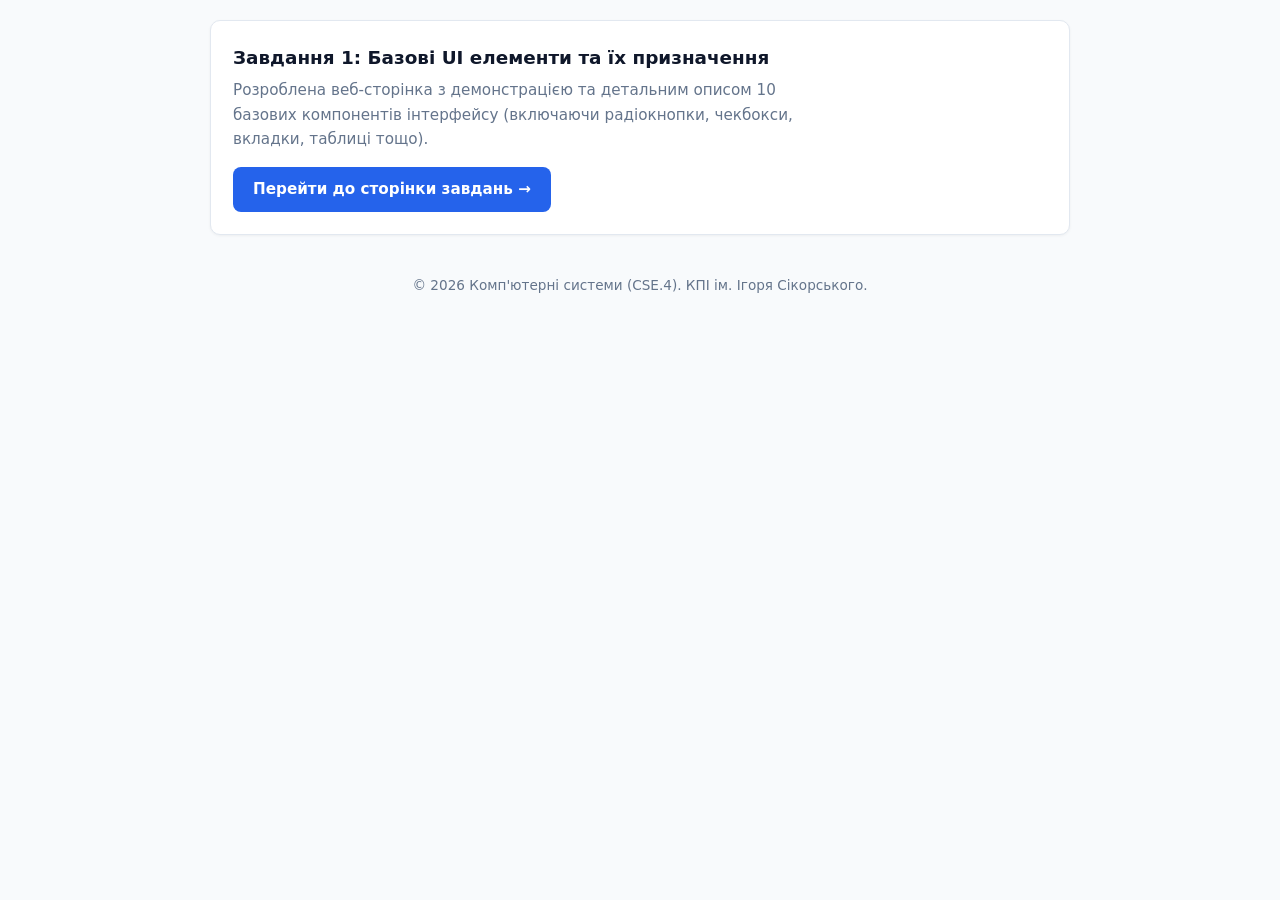
<file: index.html>
<!doctype html>
<html lang="uk">
  <head>
    <meta charset="UTF-8" />
    <meta name="viewport" content="width=device-width, initial-scale=1.0" />
    <title>Лабораторна робота №2 — Комп'ютерні системи (CSE.4)</title>
    <style>
      *,
      *::before,
      *::after {
        box-sizing: border-box;
        margin: 0;
        padding: 0;
      }

      body {
        font-family:
          system-ui,
          -apple-system,
          "Segoe UI",
          Roboto,
          Arial,
          sans-serif;
        line-height: 1.6;
        color: #1e293b;
        background-color: #f8fafc;
        padding-bottom: 40px;
      }

      .container {
        width: 100%;
        max-width: 900px;
        margin: 20px auto;
        padding: 0 20px;
      }

      .task-card {
        background-color: #ffffff;
        border: 1px solid #e2e8f0;
        border-radius: 10px;
        padding: 22px;
        box-shadow: 0 1px 3px rgba(0, 0, 0, 0.05);
        display: flex;
        align-items: center;
        justify-content: space-between;
        flex-wrap: wrap;
        gap: 16px;
      }

      .task-info h2 {
        font-size: 1.15rem;
        color: #0f172a;
        margin-bottom: 6px;
      }

      .task-info p {
        color: #64748b;
        font-size: 0.95rem;
        max-width: 600px;
      }

      .btn-primary {
        display: inline-flex;
        align-items: center;
        gap: 8px;
        background-color: #2563eb;
        color: #ffffff;
        text-decoration: none;
        font-weight: 600;
        padding: 10px 20px;
        border-radius: 8px;
        font-size: 0.95rem;
        transition: background-color 0.2s ease;
      }

      .btn-primary:hover {
        background-color: #1d4ed8;
      }

      .footer {
        margin-top: 40px;
        text-align: center;
        color: #64748b;
        font-size: 0.85rem;
      }
    </style>
  </head>
  <body>
    <main class="container">
      <div class="task-card">
        <div class="task-info">
          <h2>Завдання 1: Базові UI елементи та їх призначення</h2>
          <p>
            Розроблена веб-сторінка з демонстрацією та детальним описом 10
            базових компонентів інтерфейсу (включаючи радіокнопки, чекбокси,
            вкладки, таблиці тощо).
          </p>
        </div>
        <a href="lab2/index.html" class="btn-primary">
          Перейти до сторінки завдань &rarr;
        </a>
      </div>
    </main>

    <footer class="footer">
      <div class="container">
        <p>
          &copy; 2026 Комп'ютерні системи (CSE.4). КПІ ім. Ігоря Сікорського.
        </p>
      </div>
    </footer>
  </body>
</html>
</file>
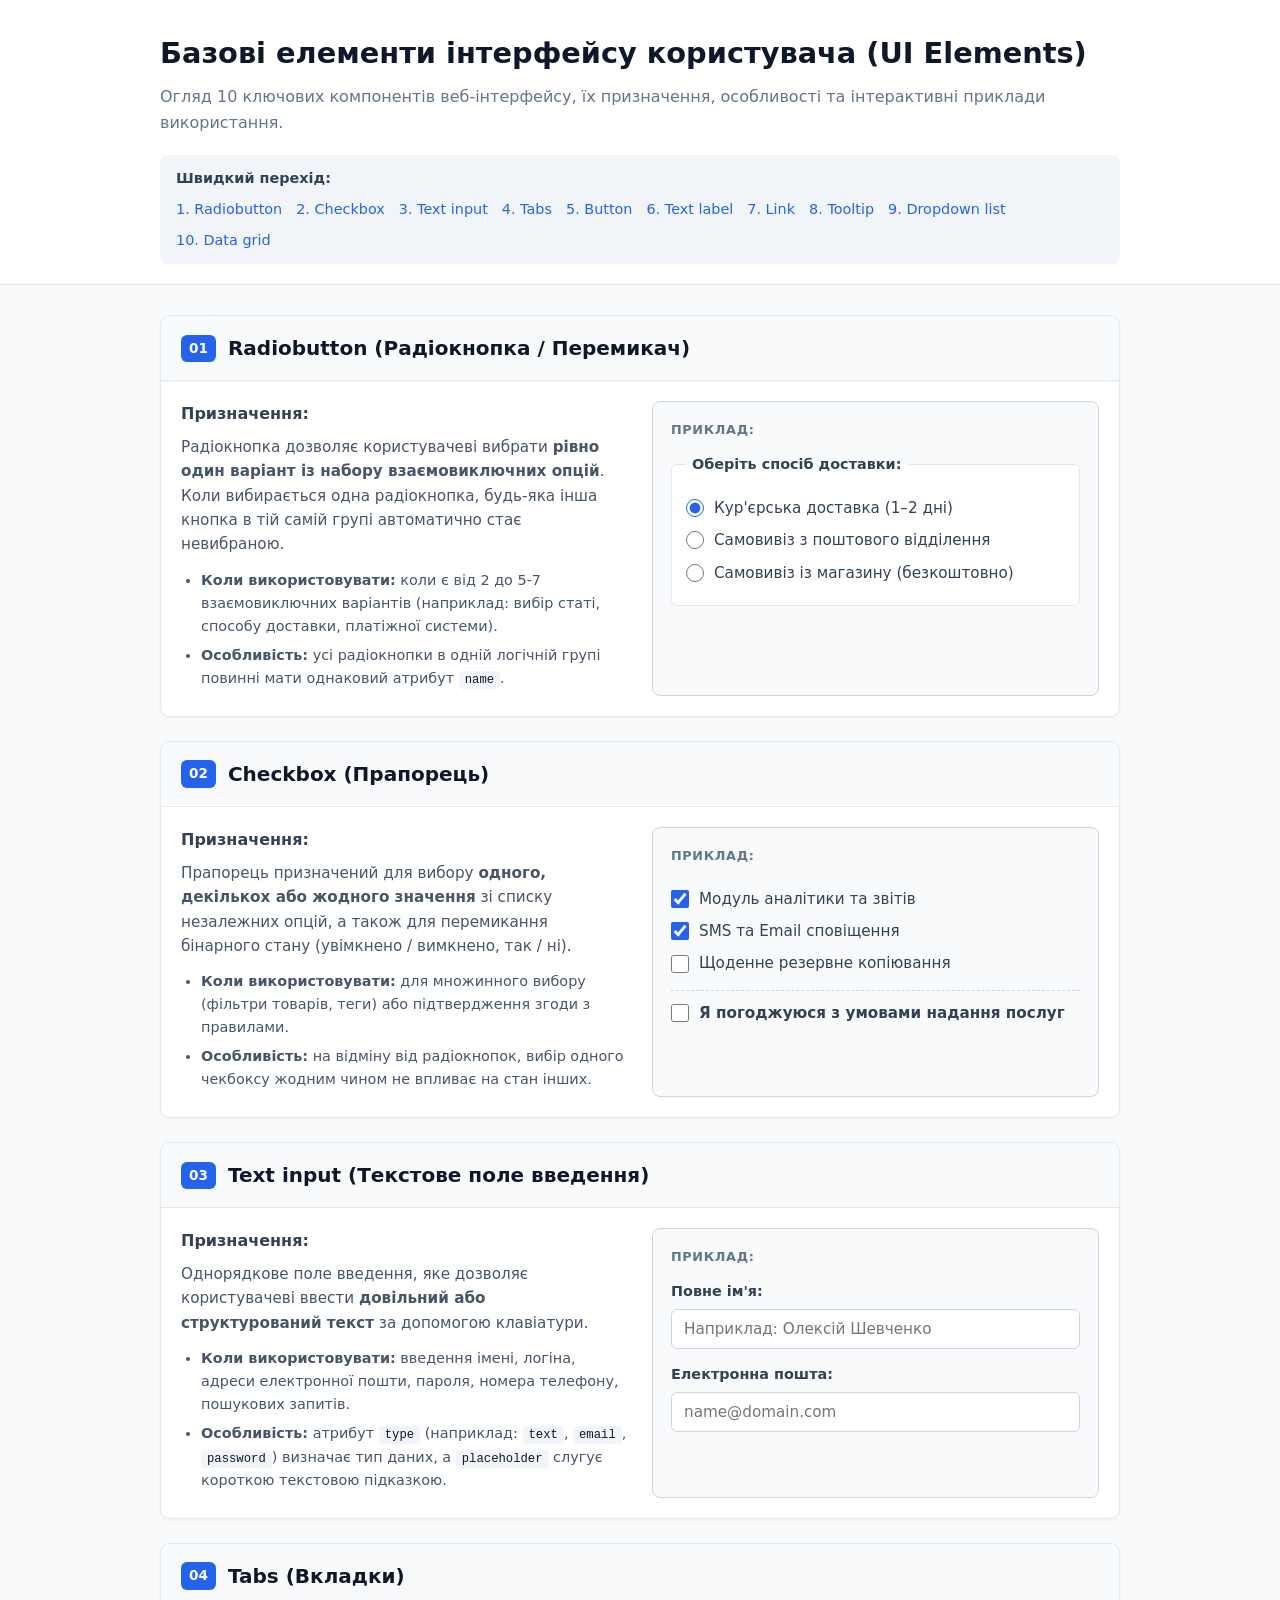
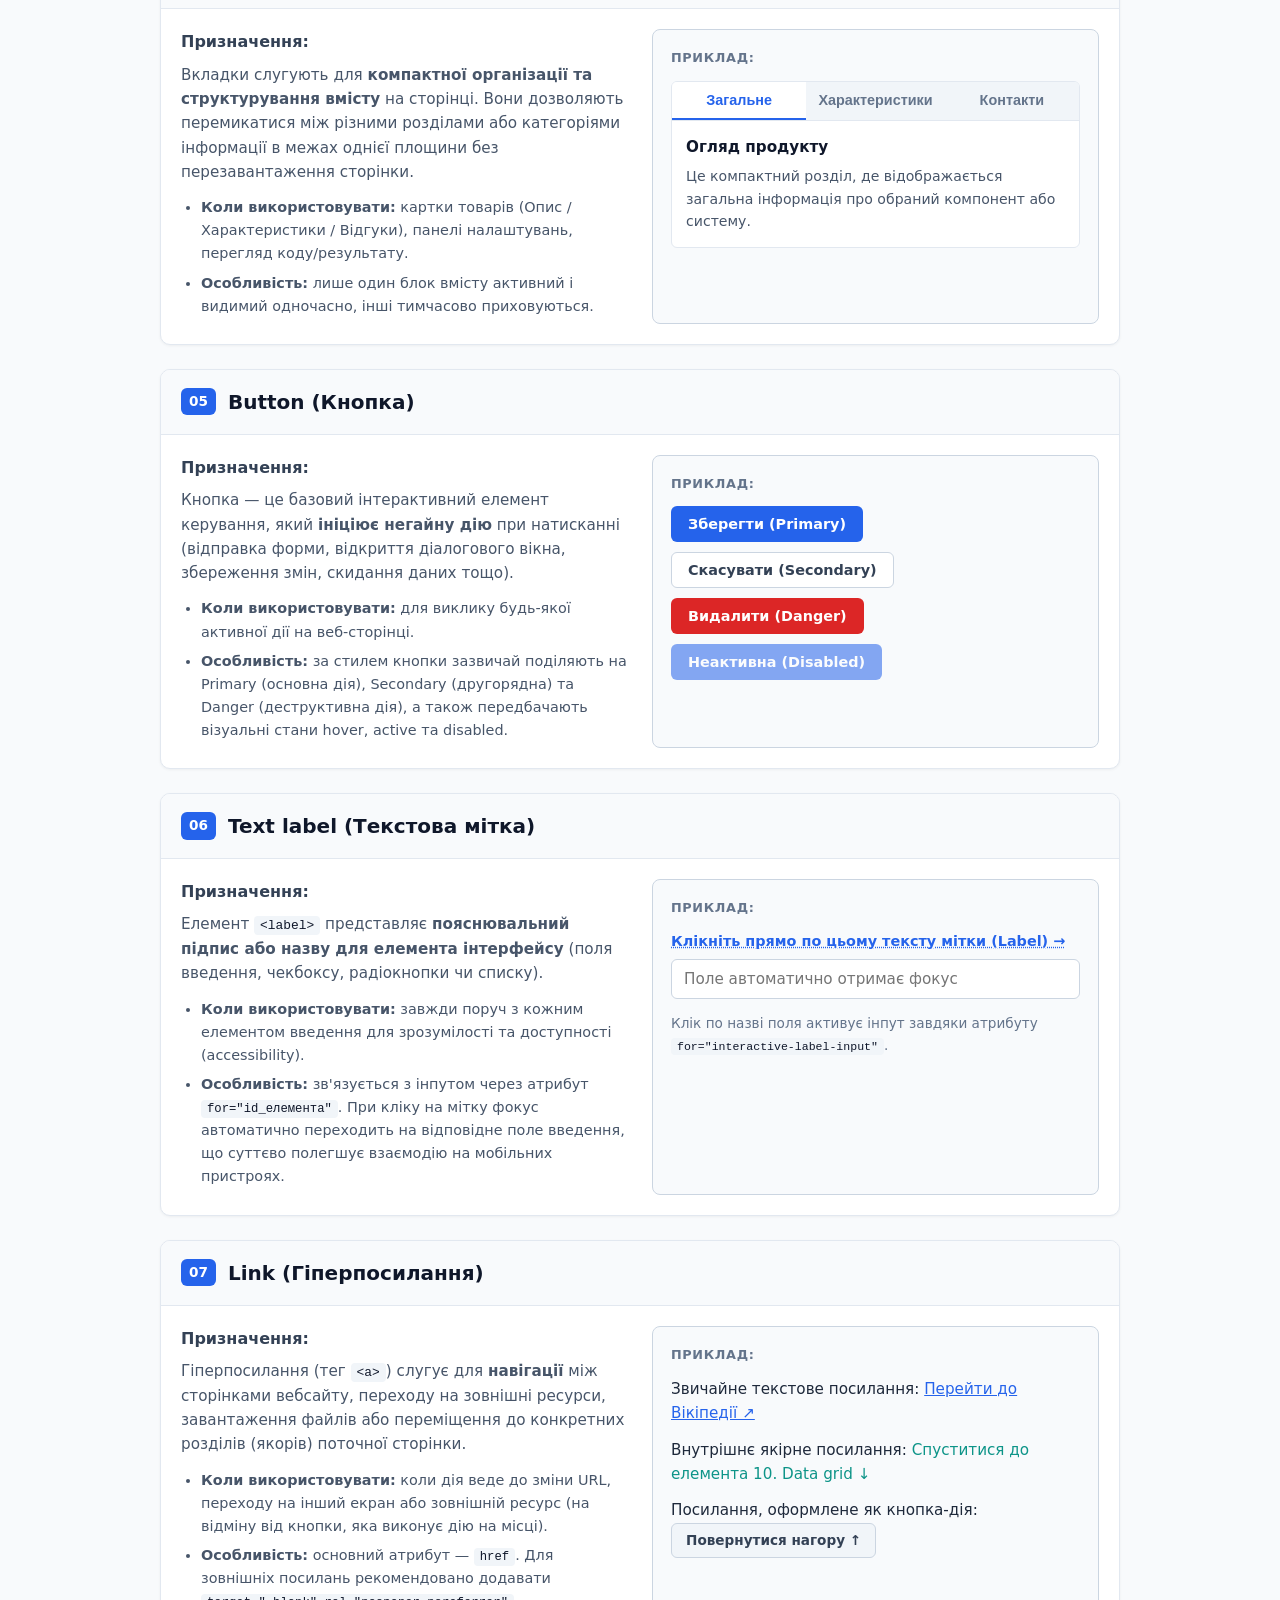
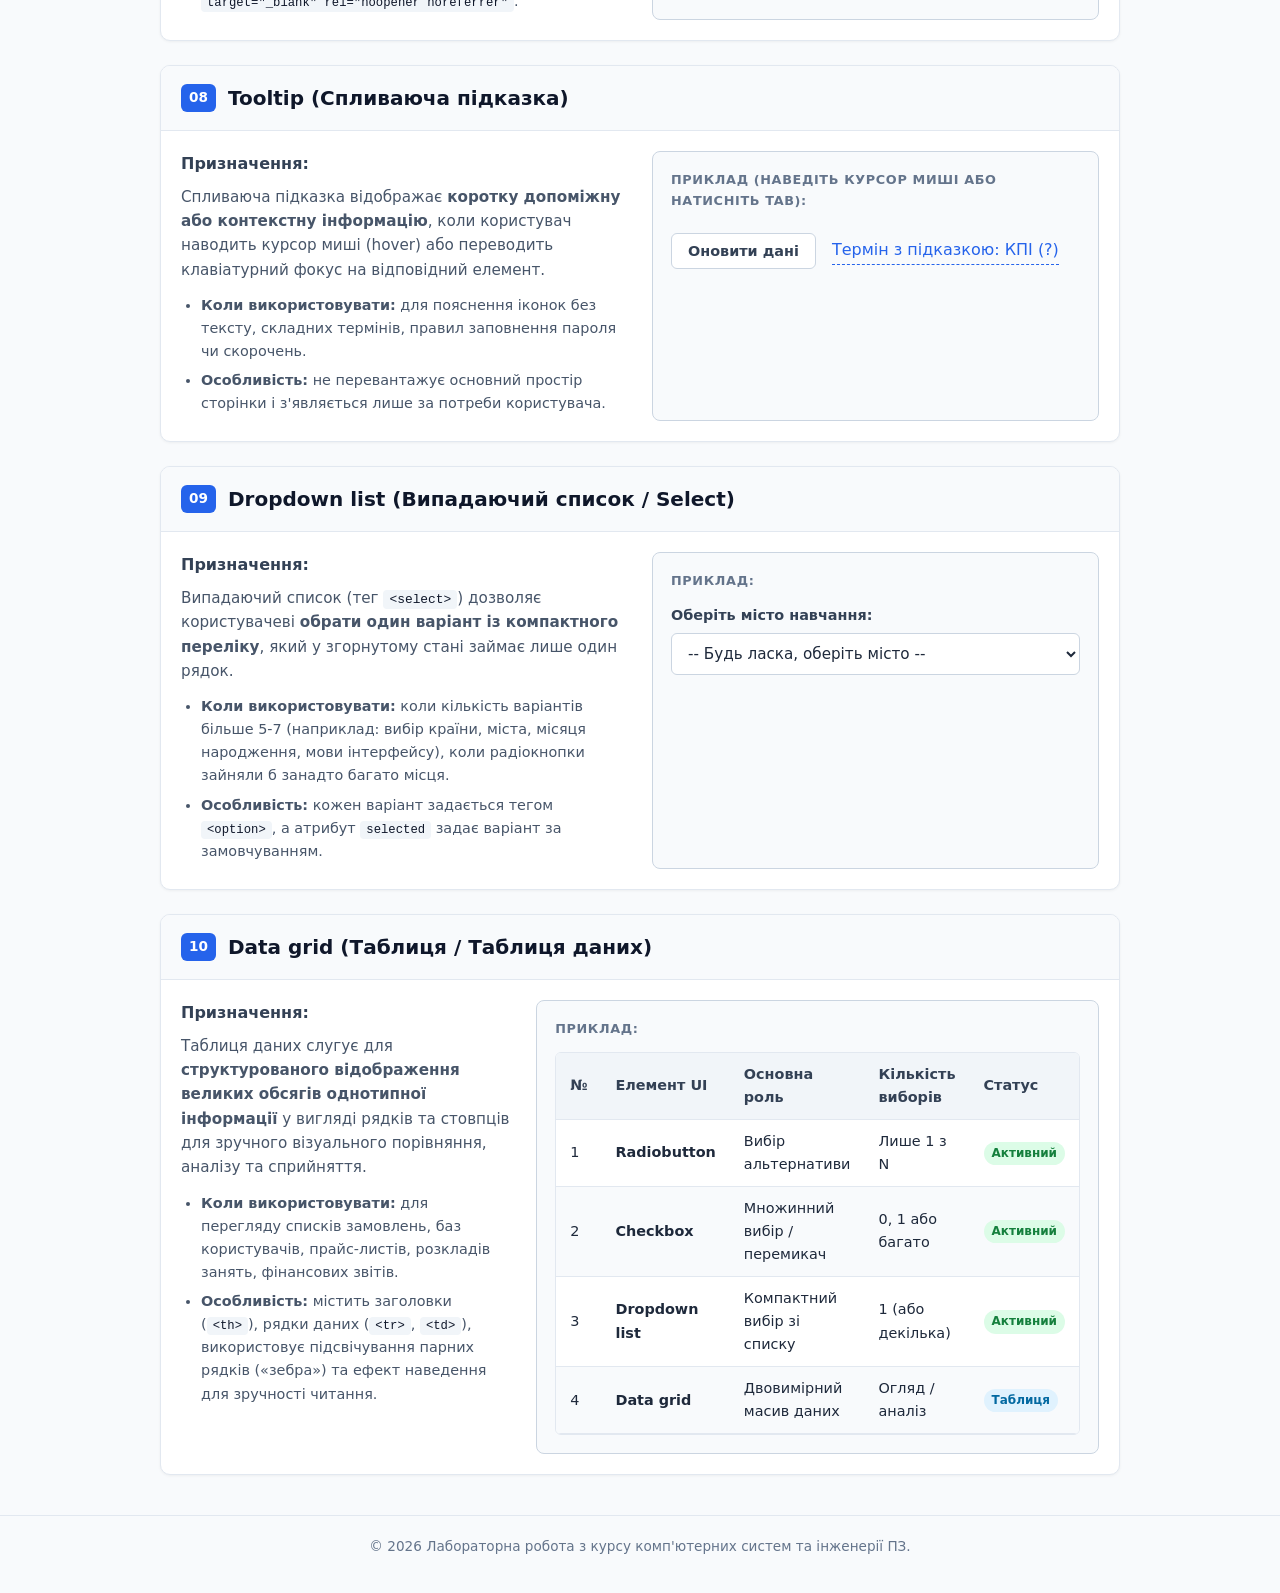
<file: lab2/index.html>
<!doctype html>
<html lang="uk">
  <head>
    <meta charset="UTF-8" />
    <meta name="viewport" content="width=device-width, initial-scale=1.0" />
    <title>Базові елементи інтерфейсу користувача (UI Elements)</title>
    <link rel="stylesheet" href="style.css" />
  </head>
  <body>
    <header class="header">
      <div class="container">
        <h1>Базові елементи інтерфейсу користувача (UI Elements)</h1>
        <p class="subtitle">
          Огляд 10 ключових компонентів веб-інтерфейсу, їх призначення,
          особливості та інтерактивні приклади використання.
        </p>

        <nav class="quick-nav">
          <span class="nav-title">Швидкий перехід:</span>
          <div class="nav-links">
            <a href="#radio">1. Radiobutton</a>
            <a href="#checkbox">2. Checkbox</a>
            <a href="#text-input">3. Text input</a>
            <a href="#tabs">4. Tabs</a>
            <a href="#button">5. Button</a>
            <a href="#label">6. Text label</a>
            <a href="#link">7. Link</a>
            <a href="#tooltip">8. Tooltip</a>
            <a href="#dropdown">9. Dropdown list</a>
            <a href="#datagrid">10. Data grid</a>
          </div>
        </nav>
      </div>
    </header>

    <main class="container">
      <div class="elements-grid">
        <section id="radio" class="card">
          <div class="card-header">
            <span class="badge">01</span>
            <h2>Radiobutton (Радіокнопка / Перемикач)</h2>
          </div>
          <div class="card-body">
            <div class="explanation">
              <h3>Призначення:</h3>
              <p>
                Радіокнопка дозволяє користувачеві вибрати
                <strong
                  >рівно один варіант із набору взаємовиключних опцій</strong
                >. Коли вибирається одна радіокнопка, будь-яка інша кнопка в тій
                самій групі автоматично стає невибраною.
              </p>
              <ul>
                <li>
                  <strong>Коли використовувати:</strong> коли є від 2 до 5-7
                  взаємовиключних варіантів (наприклад: вибір статі, способу
                  доставки, платіжної системи).
                </li>
                <li>
                  <strong>Особливість:</strong> усі радіокнопки в одній логічній
                  групі повинні мати однаковий атрибут <code>name</code>.
                </li>
              </ul>
            </div>
            <div class="demo-box">
              <span class="demo-label">Приклад:</span>
              <fieldset class="demo-fieldset">
                <legend>Оберіть спосіб доставки:</legend>
                <div class="input-group">
                  <input
                    type="radio"
                    id="delivery-courier"
                    name="delivery"
                    value="courier"
                    checked
                  />
                  <label for="delivery-courier"
                    >Кур'єрська доставка (1–2 дні)</label
                  >
                </div>
                <div class="input-group">
                  <input
                    type="radio"
                    id="delivery-post"
                    name="delivery"
                    value="post"
                  />
                  <label for="delivery-post"
                    >Самовивіз з поштового відділення</label
                  >
                </div>
                <div class="input-group">
                  <input
                    type="radio"
                    id="delivery-pickup"
                    name="delivery"
                    value="pickup"
                  />
                  <label for="delivery-pickup"
                    >Самовивіз із магазину (безкоштовно)</label
                  >
                </div>
              </fieldset>
            </div>
          </div>
        </section>

        <section id="checkbox" class="card">
          <div class="card-header">
            <span class="badge">02</span>
            <h2>Checkbox (Прапорець)</h2>
          </div>
          <div class="card-body">
            <div class="explanation">
              <h3>Призначення:</h3>
              <p>
                Прапорець призначений для вибору
                <strong>одного, декількох або жодного значення</strong> зі
                списку незалежних опцій, а також для перемикання бінарного стану
                (увімкнено / вимкнено, так / ні).
              </p>
              <ul>
                <li>
                  <strong>Коли використовувати:</strong> для множинного вибору
                  (фільтри товарів, теги) або підтвердження згоди з правилами.
                </li>
                <li>
                  <strong>Особливість:</strong> на відміну від радіокнопок,
                  вибір одного чекбоксу жодним чином не впливає на стан інших.
                </li>
              </ul>
            </div>
            <div class="demo-box">
              <span class="demo-label">Приклад:</span>
              <div class="demo-form">
                <div class="input-group">
                  <input
                    type="checkbox"
                    id="feature-analytics"
                    name="features"
                    value="analytics"
                    checked
                  />
                  <label for="feature-analytics"
                    >Модуль аналітики та звітів</label
                  >
                </div>
                <div class="input-group">
                  <input
                    type="checkbox"
                    id="feature-notifications"
                    name="features"
                    value="notifications"
                    checked
                  />
                  <label for="feature-notifications"
                    >SMS та Email сповіщення</label
                  >
                </div>
                <div class="input-group">
                  <input
                    type="checkbox"
                    id="feature-backup"
                    name="features"
                    value="backup"
                  />
                  <label for="feature-backup"
                    >Щоденне резервне копіювання</label
                  >
                </div>
                <div class="input-group agreement">
                  <input
                    type="checkbox"
                    id="agree-terms"
                    name="agree"
                    required
                  />
                  <label for="agree-terms"
                    ><strong
                      >Я погоджуюся з умовами надання послуг</strong
                    ></label
                  >
                </div>
              </div>
            </div>
          </div>
        </section>

        <section id="text-input" class="card">
          <div class="card-header">
            <span class="badge">03</span>
            <h2>Text input (Текстове поле введення)</h2>
          </div>
          <div class="card-body">
            <div class="explanation">
              <h3>Призначення:</h3>
              <p>
                Однорядкове поле введення, яке дозволяє користувачеві ввести
                <strong>довільний або структурований текст</strong>
                за допомогою клавіатури.
              </p>
              <ul>
                <li>
                  <strong>Коли використовувати:</strong> введення імені, логіна,
                  адреси електронної пошти, пароля, номера телефону, пошукових
                  запитів.
                </li>
                <li>
                  <strong>Особливість:</strong> атрибут
                  <code>type</code> (наприклад: <code>text</code>,
                  <code>email</code>, <code>password</code>) визначає тип даних,
                  а <code>placeholder</code> слугує короткою текстовою
                  підказкою.
                </li>
              </ul>
            </div>
            <div class="demo-box">
              <span class="demo-label">Приклад:</span>
              <div class="demo-form-vertical">
                <div class="form-field">
                  <label for="user-fullname">Повне ім'я:</label>
                  <input
                    type="text"
                    id="user-fullname"
                    class="text-field"
                    placeholder="Наприклад: Олексій Шевченко"
                  />
                </div>
                <div class="form-field">
                  <label for="user-email">Електронна пошта:</label>
                  <input
                    type="email"
                    id="user-email"
                    class="text-field"
                    placeholder="name@domain.com"
                  />
                </div>
              </div>
            </div>
          </div>
        </section>

        <section id="tabs" class="card">
          <div class="card-header">
            <span class="badge">04</span>
            <h2>Tabs (Вкладки)</h2>
          </div>
          <div class="card-body">
            <div class="explanation">
              <h3>Призначення:</h3>
              <p>
                Вкладки слугують для
                <strong>компактної організації та структурування вмісту</strong>
                на сторінці. Вони дозволяють перемикатися між різними розділами
                або категоріями інформації в межах однієї площини без
                перезавантаження сторінки.
              </p>
              <ul>
                <li>
                  <strong>Коли використовувати:</strong> картки товарів (Опис /
                  Характеристики / Відгуки), панелі налаштувань, перегляд
                  коду/результату.
                </li>
                <li>
                  <strong>Особливість:</strong> лише один блок вмісту активний і
                  видимий одночасно, інші тимчасово приховуються.
                </li>
              </ul>
            </div>
            <div class="demo-box">
              <span class="demo-label">Приклад:</span>
              <div class="tabs-component">
                <div class="tab-buttons" role="tablist">
                  <button
                    type="button"
                    class="tab-btn active"
                    data-tab="tab-overview"
                  >
                    Загальне
                  </button>
                  <button type="button" class="tab-btn" data-tab="tab-specs">
                    Характеристики
                  </button>
                  <button type="button" class="tab-btn" data-tab="tab-contacts">
                    Контакти
                  </button>
                </div>
                <div class="tab-contents">
                  <div
                    id="tab-overview"
                    class="tab-pane active"
                    role="tabpanel"
                  >
                    <h4>Огляд продукту</h4>
                    <p>
                      Це компактний розділ, де відображається загальна
                      інформація про обраний компонент або систему.
                    </p>
                  </div>
                  <div id="tab-specs" class="tab-pane" role="tabpanel">
                    <h4>Технічні характеристики</h4>
                    <p>
                      Формат: HTML5 / CSS3; Адаптивність: Flexbox &amp; CSS
                      Grid; Підтримка: усі сучасні браузери.
                    </p>
                  </div>
                  <div id="tab-contacts" class="tab-pane" role="tabpanel">
                    <h4>Контактна інформація</h4>
                    <p>
                      Служба підтримки працює цілодобово. Email:
                      support@example.com, Тел: +380 44 123-45-67.
                    </p>
                  </div>
                </div>
              </div>
            </div>
          </div>
        </section>

        <section id="button" class="card">
          <div class="card-header">
            <span class="badge">05</span>
            <h2>Button (Кнопка)</h2>
          </div>
          <div class="card-body">
            <div class="explanation">
              <h3>Призначення:</h3>
              <p>
                Кнопка — це базовий інтерактивний елемент керування, який
                <strong>ініціює негайну дію</strong> при натисканні (відправка
                форми, відкриття діалогового вікна, збереження змін, скидання
                даних тощо).
              </p>
              <ul>
                <li>
                  <strong>Коли використовувати:</strong> для виклику будь-якої
                  активної дії на веб-сторінці.
                </li>
                <li>
                  <strong>Особливість:</strong> за стилем кнопки зазвичай
                  поділяють на Primary (основна дія), Secondary (другорядна) та
                  Danger (деструктивна дія), а також передбачають візуальні
                  стани hover, active та disabled.
                </li>
              </ul>
            </div>
            <div class="demo-box">
              <span class="demo-label">Приклад:</span>
              <div class="buttons-demo">
                <button type="button" class="btn btn-primary">
                  Зберегти (Primary)
                </button>
                <button type="button" class="btn btn-secondary">
                  Скасувати (Secondary)
                </button>
                <button type="button" class="btn btn-danger">
                  Видалити (Danger)
                </button>
                <button type="button" class="btn btn-primary" disabled>
                  Неактивна (Disabled)
                </button>
              </div>
            </div>
          </div>
        </section>

        <section id="label" class="card">
          <div class="card-header">
            <span class="badge">06</span>
            <h2>Text label (Текстова мітка)</h2>
          </div>
          <div class="card-body">
            <div class="explanation">
              <h3>Призначення:</h3>
              <p>
                Елемент <code>&lt;label&gt;</code> представляє
                <strong
                  >пояснювальний підпис або назву для елемента
                  інтерфейсу</strong
                >
                (поля введення, чекбоксу, радіокнопки чи списку).
              </p>
              <ul>
                <li>
                  <strong>Коли використовувати:</strong> завжди поруч з кожним
                  елементом введення для зрозумілості та доступності
                  (accessibility).
                </li>
                <li>
                  <strong>Особливість:</strong> зв'язується з інпутом через
                  атрибут <code>for="id_елемента"</code>. При кліку на мітку
                  фокус автоматично переходить на відповідне поле введення, що
                  суттєво полегшує взаємодію на мобільних пристроях.
                </li>
              </ul>
            </div>
            <div class="demo-box">
              <span class="demo-label">Приклад:</span>
              <div class="demo-form-vertical">
                <div class="form-field">
                  <label for="interactive-label-input" class="highlight-label">
                    Клікніть прямо по цьому тексту мітки (Label) &rarr;
                  </label>
                  <input
                    type="text"
                    id="interactive-label-input"
                    class="text-field"
                    placeholder="Поле автоматично отримає фокус"
                  />
                </div>
                <p class="field-hint">
                  Клік по назві поля активує інпут завдяки атрибуту
                  <code>for="interactive-label-input"</code>.
                </p>
              </div>
            </div>
          </div>
        </section>

        <section id="link" class="card">
          <div class="card-header">
            <span class="badge">07</span>
            <h2>Link (Гіперпосилання)</h2>
          </div>
          <div class="card-body">
            <div class="explanation">
              <h3>Призначення:</h3>
              <p>
                Гіперпосилання (тег <code>&lt;a&gt;</code>) слугує для
                <strong>навігації</strong> між сторінками вебсайту, переходу на
                зовнішні ресурси, завантаження файлів або переміщення до
                конкретних розділів (якорів) поточної сторінки.
              </p>
              <ul>
                <li>
                  <strong>Коли використовувати:</strong> коли дія веде до зміни
                  URL, переходу на інший екран або зовнішній ресурс (на відміну
                  від кнопки, яка виконує дію на місці).
                </li>
                <li>
                  <strong>Особливість:</strong> основний атрибут —
                  <code>href</code>. Для зовнішніх посилань рекомендовано
                  додавати
                  <code>target="_blank" rel="noopener noreferrer"</code>.
                </li>
              </ul>
            </div>
            <div class="demo-box">
              <span class="demo-label">Приклад:</span>
              <div class="links-demo">
                <p>
                  Звичайне текстове посилання:
                  <a
                    href="https://uk.wikipedia.org"
                    target="_blank"
                    rel="noopener noreferrer"
                    class="link-standard"
                  >
                    Перейти до Вікіпедії &nearr;
                  </a>
                </p>
                <p>
                  Внутрішнє якірне посилання:
                  <a href="#datagrid" class="link-anchor">
                    Спуститися до елемента 10. Data grid &darr;
                  </a>
                </p>
                <p>
                  Посилання, оформлене як кнопка-дія:
                  <a href="#header" class="btn-link"
                    >Повернутися нагору &uarr;</a
                  >
                </p>
              </div>
            </div>
          </div>
        </section>

        <section id="tooltip" class="card">
          <div class="card-header">
            <span class="badge">08</span>
            <h2>Tooltip (Спливаюча підказка)</h2>
          </div>
          <div class="card-body">
            <div class="explanation">
              <h3>Призначення:</h3>
              <p>
                Спливаюча підказка відображає
                <strong>коротку допоміжну або контекстну інформацію</strong>,
                коли користувач наводить курсор миші (hover) або переводить
                клавіатурний фокус на відповідний елемент.
              </p>
              <ul>
                <li>
                  <strong>Коли використовувати:</strong> для пояснення іконок
                  без тексту, складних термінів, правил заповнення пароля чи
                  скорочень.
                </li>
                <li>
                  <strong>Особливість:</strong> не перевантажує основний простір
                  сторінки і з'являється лише за потреби користувача.
                </li>
              </ul>
            </div>
            <div class="demo-box">
              <span class="demo-label"
                >Приклад (наведіть курсор миші або натисніть Tab):</span
              >
              <div class="tooltips-demo">
                <button
                  type="button"
                  class="btn btn-secondary tooltip-trigger"
                  data-tooltip="Натисніть для оновлення поточної сторінки"
                >
                  Оновити дані
                </button>

                <span
                  class="tooltip-text-trigger"
                  tabindex="0"
                  data-tooltip="КПІ ім. Ігоря Сікорського"
                >
                  Термін з підказкою: КПІ (?)
                </span>
              </div>
            </div>
          </div>
        </section>

        <section id="dropdown" class="card">
          <div class="card-header">
            <span class="badge">09</span>
            <h2>Dropdown list (Випадаючий список / Select)</h2>
          </div>
          <div class="card-body">
            <div class="explanation">
              <h3>Призначення:</h3>
              <p>
                Випадаючий список (тег <code>&lt;select&gt;</code>) дозволяє
                користувачеві
                <strong>обрати один варіант із компактного переліку</strong>,
                який у згорнутому стані займає лише один рядок.
              </p>
              <ul>
                <li>
                  <strong>Коли використовувати:</strong> коли кількість
                  варіантів більше 5-7 (наприклад: вибір країни, міста, місяця
                  народження, мови інтерфейсу), коли радіокнопки зайняли б
                  занадто багато місця.
                </li>
                <li>
                  <strong>Особливість:</strong> кожен варіант задається тегом
                  <code>&lt;option&gt;</code>, а атрибут
                  <code>selected</code> задає варіант за замовчуванням.
                </li>
              </ul>
            </div>
            <div class="demo-box">
              <span class="demo-label">Приклад:</span>
              <div class="demo-form-vertical">
                <div class="form-field">
                  <label for="city-select">Оберіть місто навчання:</label>
                  <select id="city-select" class="dropdown-select">
                    <option value="" disabled selected>
                      -- Будь ласка, оберіть місто --
                    </option>
                    <option value="kyiv">Київ</option>
                    <option value="lviv">Львів</option>
                    <option value="kharkiv">Харків</option>
                    <option value="dnipro">Дніпро</option>
                    <option value="odesa">Одеса</option>
                  </select>
                </div>
              </div>
            </div>
          </div>
        </section>

        <section id="datagrid" class="card">
          <div class="card-header">
            <span class="badge">10</span>
            <h2>Data grid (Таблиця / Таблиця даних)</h2>
          </div>
          <div class="card-body">
            <div class="explanation">
              <h3>Призначення:</h3>
              <p>
                Таблиця даних слугує для
                <strong
                  >структурованого відображення великих обсягів однотипної
                  інформації</strong
                >
                у вигляді рядків та стовпців для зручного візуального
                порівняння, аналізу та сприйняття.
              </p>
              <ul>
                <li>
                  <strong>Коли використовувати:</strong> для перегляду списків
                  замовлень, баз користувачів, прайс-листів, розкладів занять,
                  фінансових звітів.
                </li>
                <li>
                  <strong>Особливість:</strong> містить заголовки
                  (<code>&lt;th&gt;</code>), рядки даних
                  (<code>&lt;tr&gt;</code>, <code>&lt;td&gt;</code>),
                  використовує підсвічування парних рядків («зебра») та ефект
                  наведення для зручності читання.
                </li>
              </ul>
            </div>
            <div class="demo-box">
              <span class="demo-label">Приклад:</span>
              <div class="table-responsive">
                <table class="data-grid">
                  <thead>
                    <tr>
                      <th>№</th>
                      <th>Елемент UI</th>
                      <th>Основна роль</th>
                      <th>Кількість виборів</th>
                      <th>Статус</th>
                    </tr>
                  </thead>
                  <tbody>
                    <tr>
                      <td>1</td>
                      <td><strong>Radiobutton</strong></td>
                      <td>Вибір альтернативи</td>
                      <td>Лише 1 з N</td>
                      <td>
                        <span class="status-badge status-active">Активний</span>
                      </td>
                    </tr>
                    <tr>
                      <td>2</td>
                      <td><strong>Checkbox</strong></td>
                      <td>Множинний вибір / перемикач</td>
                      <td>0, 1 або багато</td>
                      <td>
                        <span class="status-badge status-active">Активний</span>
                      </td>
                    </tr>
                    <tr>
                      <td>3</td>
                      <td><strong>Dropdown list</strong></td>
                      <td>Компактний вибір зі списку</td>
                      <td>1 (або декілька)</td>
                      <td>
                        <span class="status-badge status-active">Активний</span>
                      </td>
                    </tr>
                    <tr>
                      <td>4</td>
                      <td><strong>Data grid</strong></td>
                      <td>Двовимірний масив даних</td>
                      <td>Огляд / аналіз</td>
                      <td>
                        <span class="status-badge status-info">Таблиця</span>
                      </td>
                    </tr>
                  </tbody>
                </table>
              </div>
            </div>
          </div>
        </section>
      </div>
    </main>

    <footer class="footer">
      <div class="container">
        <p>
          &copy; 2026 Лабораторна робота з курсу комп'ютерних систем та
          інженерії ПЗ.
        </p>
      </div>
    </footer>

    <script>
      document.querySelectorAll(".tab-btn").forEach((button) => {
        button.addEventListener("click", () => {
          const targetId = button.getAttribute("data-tab");
          const parentComponent = button.closest(".tabs-component");

          parentComponent
            .querySelectorAll(".tab-btn")
            .forEach((btn) => btn.classList.remove("active"));
          parentComponent
            .querySelectorAll(".tab-pane")
            .forEach((pane) => pane.classList.remove("active"));

          button.classList.add("active");
          const activePane = parentComponent.querySelector("#" + targetId);
          if (activePane) {
            activePane.classList.add("active");
          }
        });
      });
    </script>
  </body>
</html>
</file>
<file: lab2/style.css>
*,
*::before,
*::after {
  box-sizing: border-box;
  margin: 0;
  padding: 0;
}

body {
  font-family:
    system-ui,
    -apple-system,
    "Segoe UI",
    Roboto,
    Arial,
    sans-serif;
  line-height: 1.6;
  color: #1e293b;
  background-color: #f8fafc;
  padding-bottom: 40px;
}

.container {
  width: 100%;
  max-width: 1000px;
  margin: 0 auto;
  padding: 0 20px;
}

.header {
  background-color: #ffffff;
  border-bottom: 1px solid #e2e8f0;
  padding: 30px 0 20px;
  margin-bottom: 30px;
}

.header h1 {
  font-size: 1.8rem;
  color: #0f172a;
  margin-bottom: 8px;
}

.subtitle {
  color: #64748b;
  font-size: 1rem;
  margin-bottom: 20px;
}

.quick-nav {
  background-color: #f1f5f9;
  padding: 12px 16px;
  border-radius: 8px;
  font-size: 0.9rem;
}

.nav-title {
  font-weight: 600;
  color: #334155;
  display: block;
  margin-bottom: 8px;
}

.nav-links {
  display: flex;
  flex-wrap: wrap;
  gap: 8px 14px;
}

.nav-links a {
  color: #2563eb;
  text-decoration: none;
  font-weight: 500;
}

.nav-links a:hover {
  text-decoration: underline;
}

.elements-grid {
  display: flex;
  flex-direction: column;
  gap: 24px;
}

.card {
  background-color: #ffffff;
  border: 1px solid #e2e8f0;
  border-radius: 10px;
  overflow: hidden;
  box-shadow: 0 1px 3px rgba(0, 0, 0, 0.05);
}

.card-header {
  display: flex;
  align-items: center;
  gap: 12px;
  padding: 16px 20px;
  background-color: #f8fafc;
  border-bottom: 1px solid #e2e8f0;
}

.badge {
  background-color: #2563eb;
  color: #ffffff;
  font-size: 0.85rem;
  font-weight: 700;
  padding: 3px 8px;
  border-radius: 6px;
}

.card-header h2 {
  font-size: 1.25rem;
  color: #0f172a;
}

.card-body {
  padding: 20px;
  display: grid;
  grid-template-columns: 1fr 1fr;
  gap: 24px;
}

@media (max-width: 768px) {
  .card-body {
    grid-template-columns: 1fr;
  }
}

/* Пояснення (Explanation) */
.explanation h3 {
  font-size: 1rem;
  color: #334155;
  margin-bottom: 8px;
}

.explanation p {
  font-size: 0.95rem;
  color: #475569;
  margin-bottom: 12px;
}

.explanation ul {
  padding-left: 20px;
  font-size: 0.9rem;
  color: #475569;
}

.explanation li {
  margin-bottom: 6px;
}

code {
  background-color: #f1f5f9;
  color: #0f172a;
  padding: 2px 6px;
  border-radius: 4px;
  font-size: 0.85em;
  font-family: Consolas, monospace;
}

/* Демо-блок (Demo Box) */
.demo-box {
  background-color: #f8fafc;
  border: 1px solid #cbd5e1;
  border-radius: 8px;
  padding: 18px;
  display: flex;
  flex-direction: column;
}

.demo-label {
  display: block;
  font-size: 0.8rem;
  font-weight: 700;
  text-transform: uppercase;
  letter-spacing: 0.05em;
  color: #64748b;
  margin-bottom: 12px;
}

.demo-fieldset {
  border: 1px solid #e2e8f0;
  padding: 12px 14px;
  border-radius: 6px;
  background-color: #ffffff;
}

.demo-fieldset legend {
  font-weight: 600;
  font-size: 0.9rem;
  padding: 0 6px;
  color: #334155;
}

.input-group {
  display: flex;
  align-items: center;
  gap: 10px;
  margin: 8px 0;
  font-size: 0.95rem;
}

.input-group input[type="radio"],
.input-group input[type="checkbox"] {
  width: 18px;
  height: 18px;
  accent-color: #2563eb;
  cursor: pointer;
}

.input-group label {
  cursor: pointer;
  color: #334155;
}

.input-group.agreement {
  margin-top: 14px;
  padding-top: 10px;
  border-top: 1px dashed #cbd5e1;
}

.demo-form-vertical {
  display: flex;
  flex-direction: column;
  gap: 14px;
}

.form-field {
  display: flex;
  flex-direction: column;
  gap: 6px;
}

.form-field label {
  font-size: 0.9rem;
  font-weight: 600;
  color: #334155;
}

.text-field {
  width: 100%;
  padding: 10px 12px;
  border: 1px solid #cbd5e1;
  border-radius: 6px;
  font-size: 0.95rem;
  font-family: inherit;
  outline: none;
  transition:
    border-color 0.2s,
    box-shadow 0.2s;
}

.text-field:focus {
  border-color: #2563eb;
  box-shadow: 0 0 0 3px rgba(37, 99, 235, 0.15);
}

.highlight-label {
  cursor: pointer;
  color: #2563eb !important;
  text-decoration: underline dotted;
}

.field-hint {
  font-size: 0.85rem;
  color: #64748b;
}

.tabs-component {
  background-color: #ffffff;
  border: 1px solid #e2e8f0;
  border-radius: 6px;
  overflow: hidden;
}

.tab-buttons {
  display: flex;
  background-color: #f1f5f9;
  border-bottom: 1px solid #e2e8f0;
}

.tab-btn {
  flex: 1;
  padding: 10px 12px;
  border: none;
  background: none;
  font-size: 0.9rem;
  font-weight: 600;
  color: #64748b;
  cursor: pointer;
  border-bottom: 2px solid transparent;
  transition: all 0.2s ease;
}

.tab-btn:hover {
  color: #0f172a;
  background-color: #e2e8f0;
}

.tab-btn.active {
  color: #2563eb;
  background-color: #ffffff;
  border-bottom: 2px solid #2563eb;
}

.tab-contents {
  padding: 14px;
}

.tab-pane {
  display: none;
}

.tab-pane.active {
  display: block;
}

.tab-pane h4 {
  font-size: 0.95rem;
  color: #0f172a;
  margin-bottom: 6px;
}

.tab-pane p {
  font-size: 0.88rem;
  color: #475569;
}

.buttons-demo {
  display: flex;
  flex-wrap: wrap;
  gap: 10px;
  align-items: center;
}

.btn {
  display: inline-flex;
  align-items: center;
  justify-content: center;
  padding: 9px 16px;
  font-size: 0.9rem;
  font-weight: 600;
  border-radius: 6px;
  cursor: pointer;
  border: 1px solid transparent;
  transition:
    background-color 0.2s,
    box-shadow 0.2s;
  font-family: inherit;
}

.btn-primary {
  background-color: #2563eb;
  color: #ffffff;
}

.btn-primary:hover:not(:disabled) {
  background-color: #1d4ed8;
}

.btn-secondary {
  background-color: #ffffff;
  color: #334155;
  border-color: #cbd5e1;
}

.btn-secondary:hover:not(:disabled) {
  background-color: #f1f5f9;
}

.btn-danger {
  background-color: #dc2626;
  color: #ffffff;
}

.btn-danger:hover:not(:disabled) {
  background-color: #b91c1c;
}

.btn:disabled {
  opacity: 0.55;
  cursor: not-allowed;
}

.links-demo {
  display: flex;
  flex-direction: column;
  gap: 12px;
  font-size: 0.95rem;
}

.link-standard {
  color: #2563eb;
  text-decoration: underline;
  font-weight: 500;
}

.link-standard:hover {
  color: #1d4ed8;
}

.link-anchor {
  color: #0d9488;
  text-decoration: none;
  font-weight: 500;
}

.link-anchor:hover {
  text-decoration: underline;
}

.btn-link {
  display: inline-block;
  width: fit-content;
  padding: 6px 14px;
  background-color: #f1f5f9;
  color: #334155;
  border: 1px solid #cbd5e1;
  border-radius: 6px;
  text-decoration: none;
  font-size: 0.85rem;
  font-weight: 600;
  transition: background-color 0.2s;
}

.btn-link:hover {
  background-color: #e2e8f0;
}

.tooltips-demo {
  display: flex;
  flex-wrap: wrap;
  align-items: center;
  gap: 16px;
  padding: 10px 0;
}

[data-tooltip] {
  position: relative;
  cursor: pointer;
}

[data-tooltip]::after {
  content: attr(data-tooltip);
  position: absolute;
  bottom: calc(100% + 8px);
  left: 50%;
  transform: translateX(-50%) translateY(4px);
  background-color: #1e293b;
  color: #ffffff;
  padding: 6px 10px;
  border-radius: 6px;
  font-size: 0.8rem;
  font-weight: 500;
  white-space: nowrap;
  pointer-events: none;
  opacity: 0;
  visibility: hidden;
  transition:
    opacity 0.2s ease,
    transform 0.2s ease;
  z-index: 10;
  box-shadow: 0 4px 6px rgba(0, 0, 0, 0.15);
}

[data-tooltip]::before {
  content: "";
  position: absolute;
  bottom: calc(100% + 2px);
  left: 50%;
  transform: translateX(-50%) translateY(4px);
  border-width: 6px 6px 0 6px;
  border-style: solid;
  border-color: #1e293b transparent transparent transparent;
  pointer-events: none;
  opacity: 0;
  visibility: hidden;
  transition:
    opacity 0.2s ease,
    transform 0.2s ease;
  z-index: 10;
}

[data-tooltip]:hover::after,
[data-tooltip]:focus-visible::after,
[data-tooltip]:hover::before,
[data-tooltip]:focus-visible::before {
  opacity: 1;
  visibility: visible;
  transform: translateX(-50%) translateY(0);
}

.tooltip-text-trigger {
  color: #2563eb;
  border-bottom: 1px dashed #2563eb;
  padding-bottom: 2px;
  outline: none;
}

.dropdown-select {
  width: 100%;
  padding: 10px 12px;
  border: 1px solid #cbd5e1;
  border-radius: 6px;
  background-color: #ffffff;
  font-size: 0.95rem;
  font-family: inherit;
  color: #1e293b;
  cursor: pointer;
  outline: none;
  transition: border-color 0.2s;
}

.dropdown-select:focus {
  border-color: #2563eb;
  box-shadow: 0 0 0 3px rgba(37, 99, 235, 0.15);
}

.table-responsive {
  width: 100%;
  overflow-x: auto;
  border: 1px solid #e2e8f0;
  border-radius: 6px;
  background-color: #ffffff;
}

.data-grid {
  width: 100%;
  border-collapse: collapse;
  font-size: 0.9rem;
  text-align: left;
}

.data-grid th,
.data-grid td {
  padding: 10px 14px;
  border-bottom: 1px solid #e2e8f0;
}

.data-grid th {
  background-color: #f1f5f9;
  font-weight: 600;
  color: #334155;
}

.data-grid tbody tr:nth-child(even) {
  background-color: #f8fafc;
}

.data-grid tbody tr:hover {
  background-color: #f1f5f9;
}

.status-badge {
  display: inline-block;
  padding: 2px 8px;
  border-radius: 12px;
  font-size: 0.75rem;
  font-weight: 600;
}

.status-active {
  background-color: #dcfce7;
  color: #15803d;
}

.status-info {
  background-color: #e0f2fe;
  color: #0369a1;
}

.footer {
  margin-top: 40px;
  padding-top: 20px;
  border-top: 1px solid #e2e8f0;
  text-align: center;
  color: #64748b;
  font-size: 0.85rem;
}
</file>
